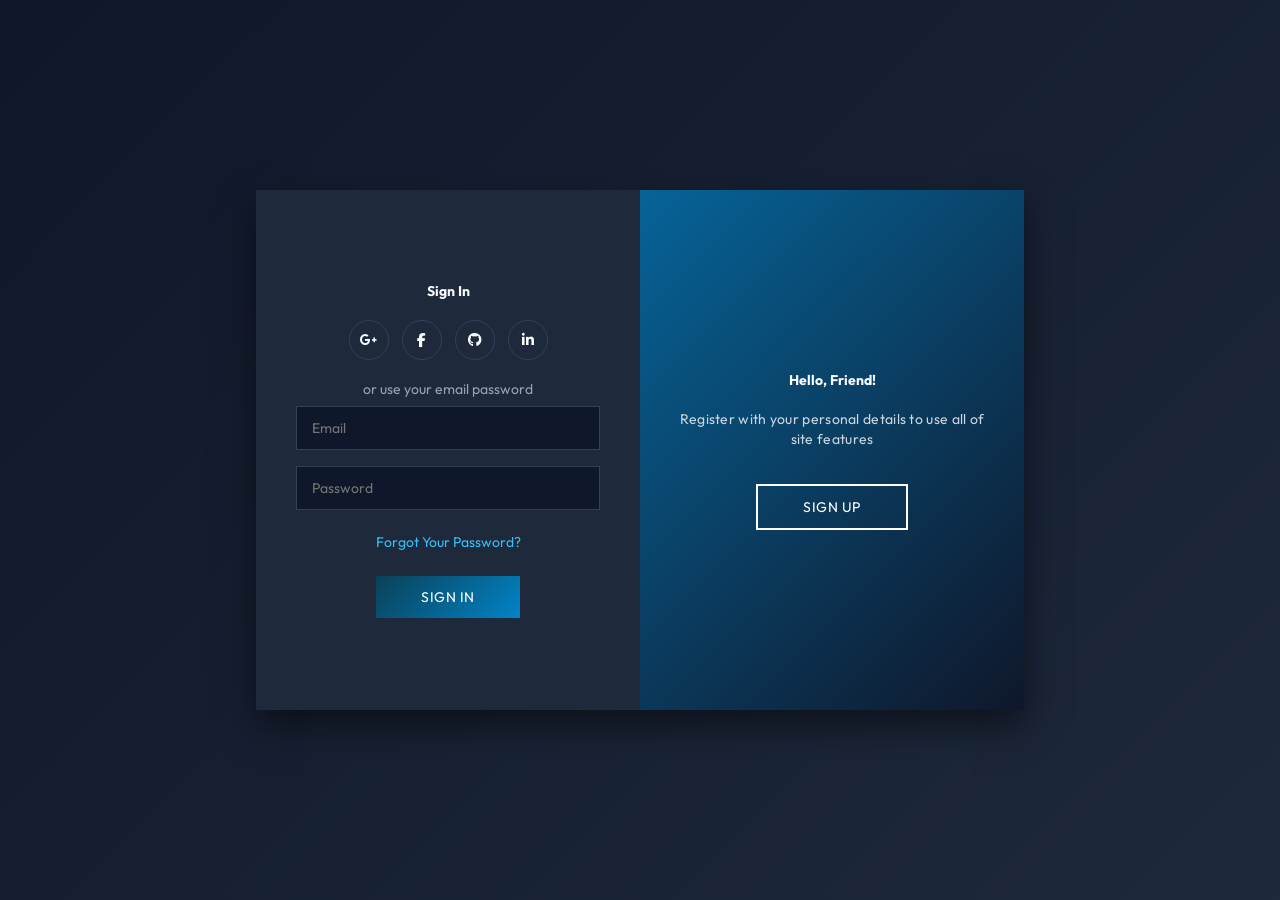
<file: index.html>
<!DOCTYPE html>
<html lang="en">

<head>
    <meta charset="UTF-8">
    <meta name="viewport" content="width=device-width, initial-scale=1.0">
    <link rel="stylesheet" href="https://cdnjs.cloudflare.com/ajax/libs/font-awesome/6.4.2/css/all.min.css">
    <link rel="stylesheet" href="loginCss.css">
    <title>CampusHUB</title>
</head>

<body>

    <div class="container" id="container">
        <!-- Sign Up Section -->
        <div class="form-container sign-up">
            <div class="form-div">
                <h1>Create Account</h1>
                <div class="social-icons">
                    <a href="#" class="icon"><i class="fa-brands fa-google-plus-g"></i></a>
                    <a href="#" class="icon"><i class="fa-brands fa-facebook-f"></i></a>
                    <a href="#" class="icon"><i class="fa-brands fa-github"></i></a>
                    <a href="#" class="icon"><i class="fa-brands fa-linkedin-in"></i></a>
                </div>
                <span>or use your email for registration</span>
                <input type="text" placeholder="Name">
                <input type="email" placeholder="Email">
                <input type="password" placeholder="Password">
                <button>Sign Up</button>
            </div>
        </div>

        <!-- Sign In Section -->
        <div class="form-container sign-in">
            <div class="form-div">
                <h1>Sign In</h1>
                <div class="social-icons">
                    <a href="#" class="icon"><i class="fa-brands fa-google-plus-g"></i></a>
                    <a href="#" class="icon"><i class="fa-brands fa-facebook-f"></i></a>
                    <a href="#" class="icon"><i class="fa-brands fa-github"></i></a>
                    <a href="#" class="icon"><i class="fa-brands fa-linkedin-in"></i></a>
                </div>
                <span>or use your email password</span>
                <input type="email" placeholder="Email" id="admin_email">
                <input type="password" placeholder="Password" id="admin_password">
                <a href="#" class="forgot-pass">Forgot Your Password?</a>
                <button>Sign In</button>
            </div>
        </div>

        <!-- Toggle Overlay Section -->
        <div class="toggle-container">
            <div class="toggle">
                <div class="toggle-panel toggle-left">
                    <h1>Welcome Back!</h1>
                    <p>Enter your personal details to use all of site features</p>
                    <button class="hidden" id="login">Sign In</button>
                </div>
                <div class="toggle-panel toggle-right">
                    <h1>Hello, Friend!</h1>
                    <p>Register with your personal details to use all of site features</p>
                    <button class="hidden" id="register">Sign Up</button>
                </div>
            </div>
        </div>
    </div>

    <script src="login.js"></script>
</body>

</html>
</file>
<file: loginCss.css>
@import url('https://fonts.googleapis.com/css2?family=Fredoka:wght@300..700&family=Montserrat:ital,wght@0,100..900;1,100..900&family=Outfit:wght@100..900&display=swap');

* {
    margin: 0;
    padding: 0;
    box-sizing: border-box;
    font-family: 'Outfit', sans-serif;
    font-size: 14px;
}

body {
    background-color: #0f172a;
    background: linear-gradient(135deg, #0f172a, #1e293b);
    display: flex;
    align-items: center;
    justify-content: center;
    flex-direction: column;
    min-height: 100vh;
    padding: 20px;
}

.container {
    background-color: #1e293b;
    box-shadow: 0 15px 35px rgba(0, 0, 0, 0.5);
    position: relative;
    overflow: hidden;
    width: 768px;
    max-width: 100%;
    min-height: 520px;
    transition: all 0.5s ease-in-out;
}

.container h1 {
    color: #f8fafc;
}

.container p {
    font-size: 14px;
    line-height: 20px;
    letter-spacing: 0.3px;
    margin: 20px 0;
    color: #cbd5e1;
}

.container span {
    font-size: 14px;
    color: #94a3b8;
}

.container a.forgot-pass {
    color: #38bdf8;
    font-size: 14px;
    text-decoration: none;
    margin: 15px 0 10px;
    transition: color 0.3s;
}

.container a.forgot-pass:hover {
    color: #0ea5e9;
}

.container button {
    background: linear-gradient(135deg, #0a4158, #0284c7);
    color: #fff;
    font-size: 14px;
    padding: 12px 45px;
    border: none;
    letter-spacing: 0.5px;
    text-transform: uppercase;
    margin-top: 15px;
    cursor: pointer;
    transition: transform 0.2s, box-shadow 0.2s;
}

.container button:active {
    transform: scale(0.95);
}

.container button.hidden {
    background-color: transparent;
    background: transparent;
    border: 2px solid #fff;
}

/* Form Div Styling */
.container .form-div {
    background-color: #1e293b;
    display: flex;
    align-items: center;
    justify-content: center;
    flex-direction: column;
    padding: 0 40px;
    height: 100%;
    text-align: center;
}

.container input {
    background-color: #0f172a;
    border: 1px solid #334155;
    color: #f8fafc;
    margin: 8px 0;
    padding: 12px 15px;
    font-size: 14px;
    width: 100%;
    outline: none;
    transition: border-color 0.3s;
}

.container input:focus {
    border-color: #38bdf8;
}

.form-container {
    position: absolute;
    top: 0;
    height: 100%;
    transition: all 0.6s ease-in-out;
}

/* Desktop Desktop Layout Logic */
.sign-in {
    left: 0;
    width: 50%;
    z-index: 2;
    opacity: 1;
    transition: all 0.6s ease-in-out, opacity 0.4s ease-in-out;
}

.container.active .sign-in {
    transform: translateX(100%);
    opacity: 0;
    /* Fading Out */
    z-index: 1;
}

.sign-up {
    left: 0;
    width: 50%;
    opacity: 0;
    /* Hidden initially */
    z-index: 1;
    transition: all 0.6s ease-in-out, opacity 0.4s ease-in-out;
}

.container.active .sign-up {
    transform: translateX(100%);
    opacity: 1;
    /* Fading In */
    z-index: 5;
    animation: fadeIn 0.6s;
}

/* Smooth Fade In Animation */
@keyframes fadeIn {
    0% {
        opacity: 0;
    }

    50% {
        opacity: 0;
    }

    100% {
        opacity: 1;
    }
}

.social-icons {
    margin: 20px 0;
}

.social-icons a {
    text-decoration: none;
    border: 1px solid #334155;
    border-radius: 50%;
    display: inline-flex;
    justify-content: center;
    align-items: center;
    margin: 0 5px;
    width: 40px;
    height: 40px;
    color: #f8fafc;
    transition: background-color 0.3s, color 0.3s;
}

.social-icons a:hover {
    background-color: #38bdf8;
    color: #0f172a;
}

.toggle-container {
    position: absolute;
    top: 0;
    left: 50%;
    width: 50%;
    height: 100%;
    overflow: hidden;
    transition: all 0.6s ease-in-out;
    z-index: 1000;
}

.container.active .toggle-container {
    transform: translateX(-100%);
}

.toggle {
    background: linear-gradient(135deg, #0284c7, #0f172a);
    color: #fff;
    position: relative;
    left: -100%;
    height: 100%;
    width: 200%;
    transform: translateX(0);
    transition: all 0.6s ease-in-out;
}

.container.active .toggle {
    transform: translateX(50%);
}

.toggle-panel {
    position: absolute;
    width: 50%;
    height: 100%;
    display: flex;
    align-items: center;
    justify-content: center;
    flex-direction: column;
    padding: 0 30px;
    text-align: center;
    top: 0;
    transform: translateX(0);
    transition: all 0.6s ease-in-out;
}

.toggle-left {
    transform: translateX(-200%);
}

.container.active .toggle-left {
    transform: translateX(0);
}

.toggle-right {
    right: 0;
    transform: translateX(0);
}

.container.active .toggle-right {
    transform: translateX(200%);
}

@media (max-width: 768px) {
    body {
        padding: 10px;
    }

    .container {
        min-height: 650px;
        width: 100%;
        max-width: 400px;
        display: flex;
        flex-direction: column;
    }

    .form-container {
        position: relative;
        width: 100% !important;
        height: 420px;
        transform: none !important;
    }

    .container .form-div {
        padding: 20px;
    }

    /* Mobile Side switching overlay override */
    .toggle-container {
        position: relative;
        left: 0;
        width: 100%;
        height: 230px;
        border-radius: 0 !important;
        transform: none !important;
    }

    .toggle {
        left: 0;
        width: 100%;
        display: flex;
        transform: none !important;
    }

    .toggle-panel {
        width: 100%;
        height: 100%;
        position: absolute;
        opacity: 0;
        pointer-events: none;
        transform: none !important;
        transition: opacity 0.4s ease-in-out;
    }

    /* Display panels on mobile via active class triggers */
    .container:not(.active) .toggle-right {
        opacity: 1;
        pointer-events: all;
    }

    .container.active .toggle-left {
        opacity: 1;
        pointer-events: all;
    }

    /* Form hiding switcher on mobile */
    .container:not(.active) .sign-up {
        display: none;
    }

    .container:not(.active) .sign-in {
        display: block;
        opacity: 1;
    }

    .container.active .sign-in {
        display: none;
    }

    .container.active .sign-up {
        display: block;
        opacity: 1;
        animation: fadeIn 0.5s ease-in-out;
    }
}
</file>
